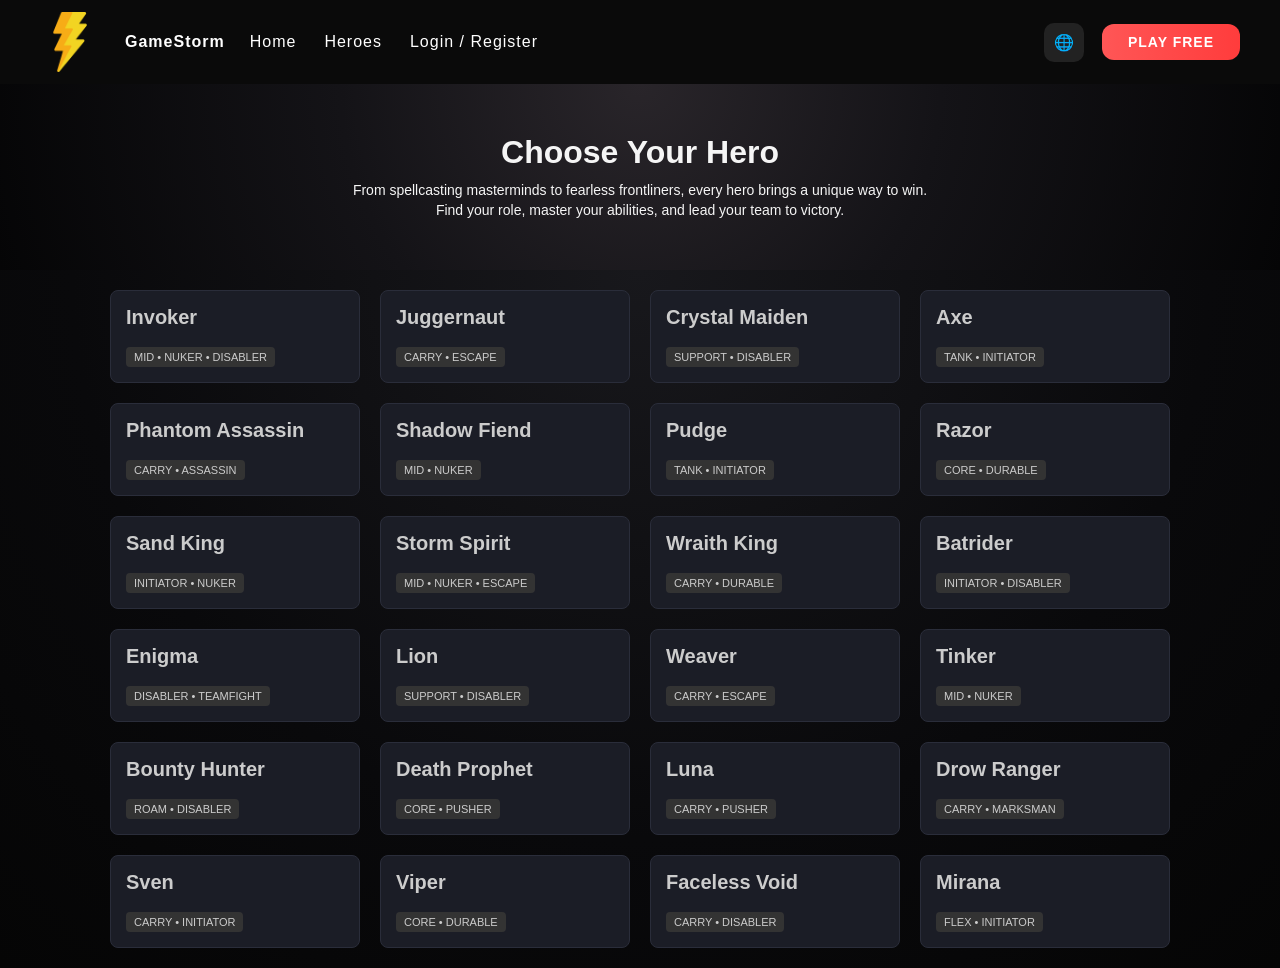
<file: heroes.html>
<!DOCTYPE html>
<html lang="en">

<head>
    <meta charset="UTF-8" />
    <title>GameStorm – Heroes</title>
    <meta name="viewport" content="width=device-width, initial-scale=1.0" />
    <link rel="stylesheet" href="style.css" />
</head>

<body>
    <nav class="navbar">
        <div class="nav-left">
            <img src="images/logo-icon.png" alt="GameStorm Logo" class="logo-icon">
            <div class="logo">GameStorm</div>

            <ul class="nav-links">
                <li><a href="index.html">Home</a></li>
                <li><a href="heroes.html">Heroes</a></li>
                <li><a href="login.html">Login / Register</a></li>
            </ul>
        </div>

        <div class="nav-right">
            <div class="icon">🌐</div>
            <button class="play-btn">PLAY FREE</button>
        </div>
    </nav>

    <section class="page-hero heroes-page">
        <div class="page-hero-content">
            <h1>Choose Your Hero</h1>
            <p>
                From spellcasting masterminds to fearless frontliners, every hero brings a unique way to win.
                Find your role, master your abilities, and lead your team to victory.
            </p>
        </div>
    </section>

    <section class="heroes-grid-section">
        <div class="heroes-grid">

            <article class="hero-card">
                <h2>Invoker</h2>
                <p class="hero-desc">Master of the elements, combining spells to control fights from any distance.</p>
                <span class="hero-tag">MID • NUKER • DISABLER</span>
            </article>

            <article class="hero-card">
                <h2>Juggernaut</h2>
                <p class="hero-desc">Swift swordsman who cuts through enemies with strong laning and deadly ultimate.
                </p>
                <span class="hero-tag">CARRY • ESCAPE</span>
            </article>

            <article class="hero-card">
                <h2>Crystal Maiden</h2>
                <p class="hero-desc">Frozen support who keeps allies supplied with mana and locks enemies in place.</p>
                <span class="hero-tag">SUPPORT • DISABLER</span>
            </article>

            <article class="hero-card">
                <h2>Axe</h2>
                <p class="hero-desc">Frontline initiator who forces enemies to fight him and punishes them for it.</p>
                <span class="hero-tag">TANK • INITIATOR</span>
            </article>

            <article class="hero-card">
                <h2>Phantom Assassin</h2>
                <p class="hero-desc">Assassin who relies on critical strikes to instantly delete key enemy heroes.</p>
                <span class="hero-tag">CARRY • ASSASSIN</span>
            </article>

            <article class="hero-card">
                <h2>Shadow Fiend</h2>
                <p class="hero-desc">Collects souls to amplify his damage, then releases them in a devastating burst.
                </p>
                <span class="hero-tag">MID • NUKER</span>
            </article>

            <article class="hero-card">
                <h2>Pudge</h2>
                <p class="hero-desc">Hooks enemies out of position and rots them down at the center of the fight.</p>
                <span class="hero-tag">TANK • INITIATOR</span>
            </article>

            <article class="hero-card">
                <h2>Razor</h2>
                <p class="hero-desc">Steals attack damage and punishes anyone who tries to fight near him.</p>
                <span class="hero-tag">CORE • DURABLE</span>
            </article>

            <article class="hero-card">
                <h2>Sand King</h2>
                <p class="hero-desc">Burrows through the ground and erupts with massive area damage in teamfights.</p>
                <span class="hero-tag">INITIATOR • NUKER</span>
            </article>

            <article class="hero-card">
                <h2>Storm Spirit</h2>
                <p class="hero-desc">Highly mobile mage who zips across the map to start fights and pick off targets.
                </p>
                <span class="hero-tag">MID • NUKER • ESCAPE</span>
            </article>

            <article class="hero-card">
                <h2>Wraith King</h2>
                <p class="hero-desc">Durable frontliner who comes back to life and leads the charge again.</p>
                <span class="hero-tag">CARRY • DURABLE</span>
            </article>

            <article class="hero-card">
                <h2>Batrider</h2>
                <p class="hero-desc">Sticky initiator who drags a key enemy out of position with his flaming lasso.</p>
                <span class="hero-tag">INITIATOR • DISABLER</span>
            </article>

            <article class="hero-card">
                <h2>Enigma</h2>
                <p class="hero-desc">Controls the battlefield with unmatched teamfight ultimate and lane pressure.</p>
                <span class="hero-tag">DISABLER • TEAMFIGHT</span>
            </article>

            <article class="hero-card">
                <h2>Lion</h2>
                <p class="hero-desc">Support with massive disables and a finger-of-death nuke to finish off enemies.</p>
                <span class="hero-tag">SUPPORT • DISABLER</span>
            </article>

            <article class="hero-card">
                <h2>Weaver</h2>
                <p class="hero-desc">Slippery damage dealer who rewinds time to escape danger or reset fights.</p>
                <span class="hero-tag">CARRY • ESCAPE</span>
            </article>

            <article class="hero-card">
                <h2>Tinker</h2>
                <p class="hero-desc">Map-wide nuker who constantly returns to base to refresh his arsenal of spells.</p>
                <span class="hero-tag">MID • NUKER</span>
            </article>

            <article class="hero-card">
                <h2>Bounty Hunter</h2>
                <p class="hero-desc">Stealthy tracker who earns extra gold for his team by hunting marked targets.</p>
                <span class="hero-tag">ROAM • DISABLER</span>
            </article>

            <article class="hero-card">
                <h2>Death Prophet</h2>
                <p class="hero-desc">Pushes towers and wins long fights with swarming spirits and life drain.</p>
                <span class="hero-tag">CORE • PUSHER</span>
            </article>

            <article class="hero-card">
                <h2>Luna</h2>
                <p class="hero-desc">Ranged carry who farms quickly with bouncing glaives and nukes enemy teams at
                    night.</p>
                <span class="hero-tag">CARRY • PUSHER</span>
            </article>

            <article class="hero-card">
                <h2>Drow Ranger</h2>
                <p class="hero-desc">Precision marksman who boosts allied ranged damage and melts armor.</p>
                <span class="hero-tag">CARRY • MARKSMAN</span>
            </article>

            <article class="hero-card">
                <h2>Sven</h2>
                <p class="hero-desc">Melee warrior who cleaves through entire teams with his empowered strength.</p>
                <span class="hero-tag">CARRY • INITIATOR</span>
            </article>

            <article class="hero-card">
                <h2>Viper</h2>
                <p class="hero-desc">Toxic laner who slows, corrodes, and zones opponents out of the fight.</p>
                <span class="hero-tag">CORE • DURABLE</span>
            </article>

            <article class="hero-card">
                <h2>Faceless Void</h2>
                <p class="hero-desc">Time-bending carry who traps everyone in a Chronosphere to decide the fight.</p>
                <span class="hero-tag">CARRY • DISABLER</span>
            </article>

            <article class="hero-card">
                <h2>Mirana</h2>
                <p class="hero-desc">Versatile archer with global invisibility and high-impact stun arrows.</p>
                <span class="hero-tag">FLEX • INITIATOR</span>
            </article>

        </div>
    </section>
    <script>
        const heroCards = document.querySelectorAll(".hero-card");

        heroCards.forEach(card => {
            const desc = card.querySelector(".hero-desc");
            desc.style.display = "none";
            card.addEventListener("click", function () {
                if (desc.style.display === "none") {
                    desc.style.display = "block";
                } else {
                    desc.style.display = "none";
                }
            });
        });
    </script>

</body>

</html>
</file>
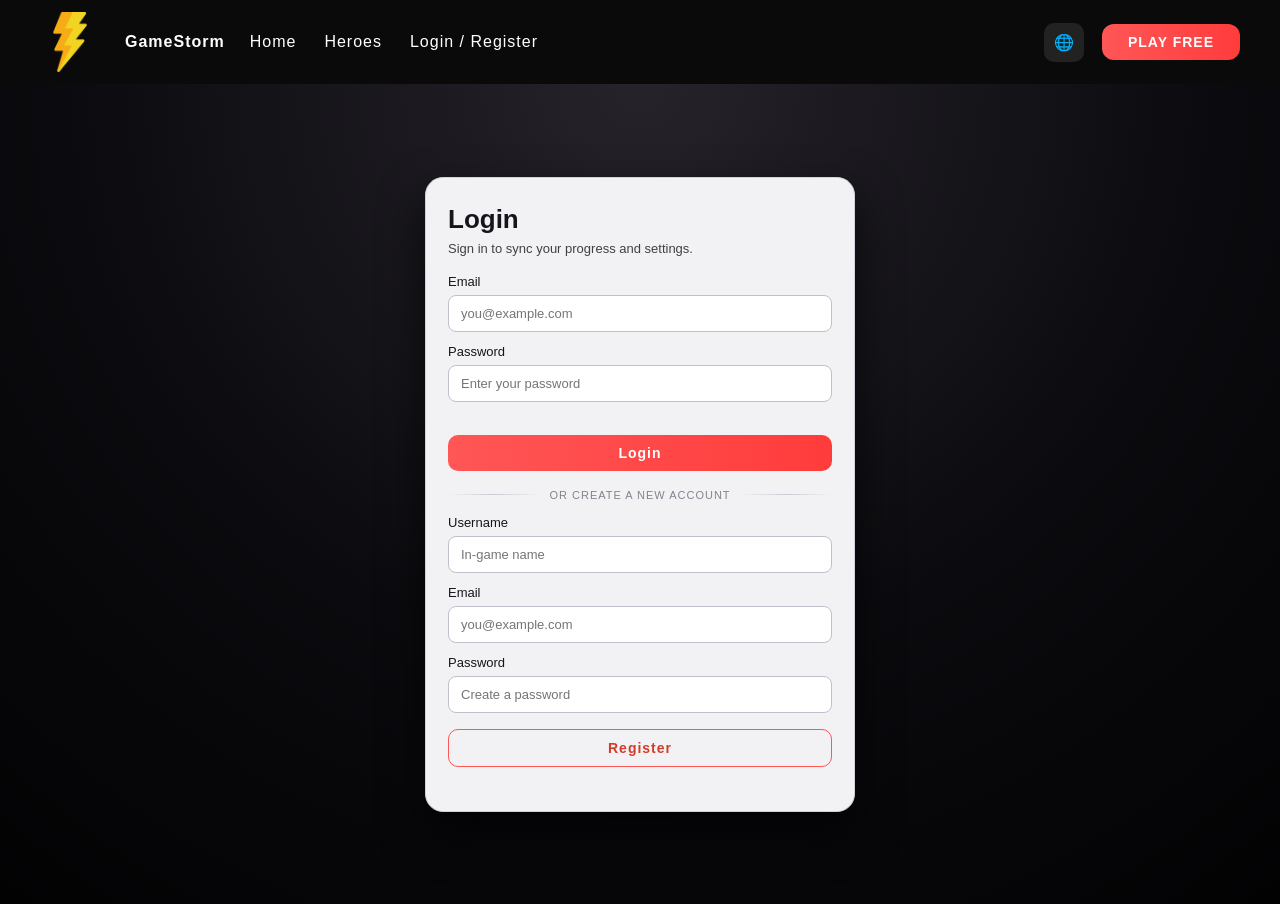
<file: login.html>
<!DOCTYPE html>
<html lang="en">

<head>
    <meta charset="UTF-8" />
    <title>GameStorm – Login / Register</title>
    <meta name="viewport" content="width=device-width, initial-scale=1.0" />
    <link rel="stylesheet" href="style.css" />
</head>

<body>
    <nav class="navbar">
        <div class="nav-left">
            <img src="images/logo-icon.png" alt="GameStorm Logo" class="logo-icon">
            <div class="logo">GameStorm</div>

            <ul class="nav-links">
                <li><a href="index.html">Home</a></li>
                <li><a href="heroes.html">Heroes</a></li>
                <li><a href="login.html">Login / Register</a></li>
            </ul>
        </div>

        <div class="nav-right">
            <div class="icon">🌐</div>
            <button class="play-btn">PLAY FREE</button>
        </div>
    </nav>

    <section class="auth-page">
        <div class="auth-card">

            <h1>Login</h1>
            <p class="auth-subtitle">Sign in to sync your progress and settings.</p>

            <form class="auth-form">
                <label>
                    Email
                    <input type="email" placeholder="you@example.com"/>
                </label>

                <label>
                    Password
                    <input type="password" placeholder="Enter your password"/>
                </label>
                <p id="login-error" style="color: red; font-size: 14px; margin-top: 5px;"></p>
                <button type="submit" class="auth-btn">Login</button>
            </form>

            <div class="auth-divider">
                <span></span>
                <p>or create a new account</p>
                <span></span>
            </div>

            <form class="auth-form">
                <label>
                    Username
                    <input type="text" placeholder="In-game name" required />
                </label>

                <label>
                    Email
                    <input type="email" placeholder="you@example.com" required />
                </label>

                <label>
                    Password
                    <input type="password" placeholder="Create a password" required />
                </label>

                <button type="submit" class="auth-btn secondary">Register</button>
            </form>

        </div>
    </section>
    <script src="login.js"></script>
</body>

</html>
</file>
<file: style.css>
* {
    margin: 0;
    padding: 0;
    box-sizing: border-box;
    font-family: Arial, sans-serif;
}

body {
    background: #111;
}

.navbar {
    position: sticky;
    width: 100%;
    padding: 12px 40px;
    background: #0a0a0a;
    display: flex;
    justify-content: space-between;
    align-items: center;
    color: white;
    top: 0;
    z-index: 1000;
}

.nav-left {
    display: flex;
    align-items: center;
    gap: 25px;
}

.logo {
    font-weight: bold;
    letter-spacing: 1px;
    cursor: pointer;
}

.logo-icon {
    height: 60px;
    width: 60px;
}

.nav-links {
    list-style: none;
    display: flex;
    gap: 28px;
}

.nav-links li a {
    color: #fff;
    text-decoration: none;
    font-size: 16px;
    letter-spacing: 1px;
    position: relative;
}

.nav-links li a::after {
    content: "";
    position: absolute;
    bottom: -5px;
    left: 0;
    width: 0;
    height: 2px;
    background: #e84855;
    transition: 0.3s;
}

.nav-links li a:hover::after {
    width: 100%;
}

.dropdown {
    position: relative;
}

.dropdown-menu {
    position: absolute;
    top: 30px;
    left: 0;
    background: #1b1b1b;
    padding: 15px 0;
    width: 180px;
    opacity: 0;
    transform: translateY(10px);
    pointer-events: none;
    transition: 0.25s ease-out;
}

.dropdown-menu li {
    list-style: none;
}

.dropdown-menu li a {
    padding: 10px 20px;
    display: block;
    font-size: 13px;
    color: #ddd;
}

.dropdown-menu li a:hover {
    background: #2c2c2c;
    color: white;
}

.dropdown:hover .dropdown-menu {
    opacity: 1;
    transform: translateY(0px);
    pointer-events: auto;
}

.nav-right {
    display: flex;
    align-items: center;
    gap: 18px;
}

.icon {
    background: #222;
    padding: 10px;
    border-radius: 10px;
    cursor: pointer;
    font-size: 16px;
}

.play-btn {
    background: linear-gradient(to right, #ff5656, #ff3c3c);
    border: none;
    padding: 10px 26px;
    border-radius: 12px;
    color: white;
    font-size: 14px;
    cursor: pointer;
    font-weight: bold;
    letter-spacing: 1px;
    transition: 0.2s;
}

.play-btn:hover {
    transform: scale(1.05);
}

.hero-section {
    position: relative;
    width: 100%;
    height: 85vh;
    overflow: hidden;
    color: #fff;
    display: flex;
    align-items: center;
    padding-left: 80px;
}

.bg-video {
    position: absolute;
    top: 0;
    left: 0;
    width: 100%;
    height: 100%;
    object-fit: cover;
    filter: brightness(70%);
    z-index: -2;
}

.overlay {
    position: absolute;
    top: 0;
    left: 0;
    width: 100%;
    height: 100%;
    background: linear-gradient(to right, rgba(0, 0, 0, 0.75), rgba(0, 0, 0, 0.2));
    z-index: -1;
}

.hero-content h1 {
    font-size: 64px;
    font-weight: 900;
    line-height: 1.1;
    margin-bottom: 10px;
    font-family: serif;
}

.author {
    font-size: 18px;
    margin-top: 10px;
    opacity: 0.9;
}

.underline {
    width: 70px;
    height: 4px;
    background: #d43c2a;
    margin-top: 15px;
    margin-bottom: 30px;
}

.play-btn-hero {
    background: transparent;
    color: white;
    border: 2px solid white;
    padding: 12px 22px;
    font-size: 20px;
    cursor: pointer;
    border-radius: 6px;
    transition: 0.3s;
    font-weight: bold;
    display: flex;
    flex-direction: column;
    width: 260px;
}

.play-btn-hero span {
    font-size: 12px;
    margin-top: 5px;
    font-weight: normal;
    opacity: 0.9;
}

.play-btn-hero:hover {
    background: rgba(255, 255, 255, 0.1);
    transform: scale(1.03);
}

.ancients-section {
    position: relative;
    width: 100%;
    height: 110vh;
    overflow: hidden;
    color: white;
    display: flex;
    align-items: flex-end;
    justify-content: center;
    padding-bottom: 80px;
}

.ancients-bg {
    position: absolute;
    top: 0;
    left: 0;
    width: 100%;
    height: 100%;
    background: url('images/ancient-bg.png') no-repeat center/cover;
    filter: brightness(55%);
    z-index: -1;
}

.ancients-content {
    text-align: center;
    max-width: 900px;
    padding: 20px;
}

.ancients-content h3 {
    font-size: 32px;
    font-weight: 700;
    letter-spacing: 2px;
}

.ancients-content h1 {
    font-size: 72px;
    font-weight: 900;
    font-family: serif;
    margin: 10px 0;
}

.underline {
    width: 60px;
    height: 4px;
    background: #cc3d2f;
    margin: 20px auto;
}

.ancients-content p {
    font-size: 18px;
    line-height: 1.7;
    opacity: 0.9;
}

.see-news-btn {
    margin-top: 35px;
    background: transparent;
    border: 2px solid white;
    padding: 14px 30px;
    font-size: 16px;
    cursor: pointer;
    border-radius: 4px;
    color: white;
    transition: 0.3s;
}

.see-news-btn:hover {
    background: rgba(255, 255, 255, 0.15);
    transform: scale(1.05);
}

.choose-section {
    position: relative;
    width: 100%;
    height: 110vh;
    overflow: hidden;
    color: white;
    display: flex;
    align-items: flex-end;
    justify-content: center;
    padding-bottom: 80px;
    margin-top: 0;
}

.choose-bg {
    position: absolute;
    top: 0;
    left: 0;
    width: 100%;
    height: 100%;
    background: url("images/poster.png") no-repeat center/cover;
    filter: brightness(55%);
    z-index: -1;
}

.choose-content {
    text-align: center;
    max-width: 900px;
    padding: 20px;
}

.choose-content h3 {
    font-size: 38px;
    font-weight: 700;
    letter-spacing: 3px;
}

.choose-content h1 {
    font-size: 82px;
    font-weight: 900;
    font-family: serif;
    margin: 10px 0 20px;
}

.choose-content p {
    font-size: 20px;
    line-height: 1.6;
    max-width: 850px;
    margin: auto;
    opacity: 0.9;
    margin-bottom: 30px;
}

.view-heroes-btn {
    background: transparent;
    border: 2px solid white;
    padding: 18px 40px;
    font-size: 18px;
    cursor: pointer;
    border-radius: 6px;
    color: white;
    transition: 0.3s ease;
    font-weight: bold;
    letter-spacing: 1px;
}

.view-heroes-btn:hover {
    background: rgba(255, 255, 255, 0.15);
    transform: scale(1.05);
}

.heroes-slider {
    width: 100%;
    background: #0a0a0a;
    padding: 40px 0;
    overflow: hidden;
}

.heroes-container {
    width: 100%;
    overflow: hidden;
}

.slide-row {
    display: flex;
    gap: 10px;
    padding: 12px 0;
    width: max-content;
}

.row1 {
    animation: slide-left 26s linear infinite;
}

.row2 {
    animation: slide-right 30s linear infinite;
}

.row3 {
    animation: slide-left 34s linear infinite;
}

.hero {
    position: relative;
    min-width: 260px;
    height: 150px;
    overflow: hidden;
    border-radius: 4px;
}

.hero img {
    width: 100%;
    height: 100%;
    object-fit: cover;
    transition: 0.3s;
    filter: brightness(70%);
}

.hero:hover img {
    transform: scale(1.08);
    filter: brightness(100%);
}

.hero span {
    position: absolute;
    bottom: 10px;
    left: 10px;
    color: #fff;
    font-weight: bold;
    font-size: 18px;
    opacity: 0;
    transition: 0.3s;
    text-shadow: 0px 0px 8px black;
}

.hero:hover span {
    opacity: 1;
}

@keyframes slide-left {
    0% {
        transform: translateX(0);
    }

    100% {
        transform: translateX(-50%);
    }
}

@keyframes slide-right {
    0% {
        transform: translateX(-50%);
    }

    100% {
        transform: translateX(0);
    }
}

.gs-footer {
    width: 100%;
    color: white;
    text-align: center;
    padding: 50px 20px;
    margin-top: 40px;
}

.gs-footer-download {
    font-size: 14px;
    letter-spacing: 1px;
    opacity: 0.9;
    margin-bottom: 25px;
}

.gs-socials {
    display: flex;
    justify-content: center;
    gap: 25px;
    margin-bottom: 30px;
}

.gs-socials img {
    width: 28px;
    height: 28px;
    opacity: 0.8;
    cursor: pointer;
    transition: 0.3s ease;
}

.gs-socials img:hover {
    opacity: 1;
    transform: scale(1.1);
}

.gs-footer-logo {
    margin: 20px 0 10px;
    display: flex;
    flex-direction: column;
    align-items: center;
    gap: 8px;
}

.gs-footer-logo img {
    width: 60px;
    opacity: 0.9;
}

.gs-footer-logo h2 {
    font-size: 20px;
    font-weight: 800;
    letter-spacing: 2px;
}

.gs-legal {
    font-size: 12px;
    opacity: 0.7;
    margin: 20px 0 30px;
    line-height: 1.6;
}

.gs-footer-links {
    display: flex;
    justify-content: center;
    gap: 25px;
    margin-bottom: 35px;
    flex-wrap: wrap;
}

.gs-footer-links a {
    color: #ccc;
    font-size: 13px;
    text-decoration: none;
    transition: 0.3s;
}

.gs-footer-links a:hover {
    color: white;
}

.gs-rating {
    display: flex;
    justify-content: center;
    gap: 18px;
}

.gs-rating img {
    width: 65px;
    height: auto;
    opacity: 0.85;
}

@media (max-width: 1200px) {
    .navbar {
        padding: 14px 24px;
    }

    .hero-section {
        padding: 0 40px;
    }

    .hero-content h1 {
        font-size: 54px;
    }

    .ancients-content h1 {
        font-size: 60px;
    }

    .choose-content h1 {
        font-size: 64px;
    }
}

@media (max-width: 992px) {
    .nav-links {
        gap: 18px;
        font-size: 13px;
    }

    .logo-icon {
        height: 50px;
        width: 50px;
    }

    .hero-section {
        padding: 40px 30px;
        align-items: flex-end;
    }

    .hero-content h1 {
        font-size: 42px;
    }

    .author {
        font-size: 16px;
    }

    .ancients-section,
    .choose-section {
        padding: 60px 24px;
        align-items: center;
    }

    .ancients-content h1 {
        font-size: 46px;
    }

    .choose-content h1 {
        font-size: 50px;
    }

    .ancients-content p,
    .choose-content p {
        font-size: 17px;
    }

    .hero {
        min-width: 220px;
        height: 140px;
    }
}

@media (max-width: 768px) {
    .navbar {
        flex-direction: column;
        align-items: flex-start;
        padding: 12px 16px;
        gap: 10px;
    }

    .nav-left {
        width: 100%;
        justify-content: space-between;
        gap: 12px;
    }

    .nav-links {
        width: 100%;
        gap: 12px;
    }

    .nav-right {
        align-self: flex-end;
        gap: 10px;
    }

    .hero-section {
        padding: 32px 18px;
        min-height: 70vh;
        align-items: flex-end;
    }

    .hero-content h1 {
        font-size: 34px;
    }

    .play-btn-hero {
        width: 220px;
        font-size: 16px;
    }

    .ancients-content h3,
    .choose-content h3 {
        font-size: 24px;
    }

    .ancients-content h1 {
        font-size: 38px;
    }

    .choose-content h1 {
        font-size: 40px;
    }

    .ancients-content p,
    .choose-content p {
        font-size: 15px;
    }

    .hero {
        min-width: 190px;
        height: 130px;
    }

    .gs-footer {
        padding: 40px 16px;
    }
}

@media (max-width: 480px) {
    .navbar {
        padding: 10px 12px;
    }

    .nav-left {
        gap: 8px;
    }

    .nav-links {
        gap: 8px;
        font-size: 11px;
    }

    .icon {
        padding: 6px;
        font-size: 13px;
    }

    .play-btn {
        padding: 8px 14px;
        font-size: 11px;
    }

    .hero-section {
        padding: 28px 14px;
        min-height: 65vh;
    }

    .hero-content h1 {
        font-size: 28px;
    }

    .underline {
        width: 50px;
        margin-top: 12px;
        margin-bottom: 22px;
    }

    .play-btn-hero {
        width: 100%;
        font-size: 15px;
    }

    .ancients-content h1 {
        font-size: 30px;
    }

    .choose-content h1 {
        font-size: 32px;
    }

    .ancients-content p,
    .choose-content p {
        font-size: 14px;
    }

    .hero {
        min-width: 160px;
        height: 115px;
    }

    .gs-footer-download {
        font-size: 12px;
    }

    .gs-footer-links a {
        font-size: 11px;
    }

    .gs-rating img {
        width: 52px;
    }
}
.page-hero {
    width: 100%;
    padding: 50px 20px;
    background: #111;
    text-align: center;
    color: #f5f5f5;
    background: radial-gradient(circle at top, #29252a 0, #141317 45%, #050506 100%);
}

.page-hero h1 {
    font-size: 32px;
    font-weight: bold;
    margin-bottom: 10px;
}

.page-hero p {
    font-size: 14px;
    max-width: 600px;
    margin: auto;
    margin-top: 8px;
    line-height: 1.4;
}
.heroes-grid-section {
    padding: 20px;
    background: radial-gradient(circle at top, #18181c 0, #09090b 60%, #050505 100%);
}

.heroes-grid {
    display: flex;
    flex-wrap: wrap;
    gap: 20px;
    justify-content: center;
}

.hero-card {
    width: 250px;
    background: #1b1d26;
    border: 1px solid #2a2d3a;
    border-radius: 8px;
    padding: 15px;
    color: #ccc;
}

.hero-card h2 {
    font-size: 20px;
    margin-bottom: 8px;
}

.hero-card p {
    font-size: 13px;
    line-height: 1.4;
    opacity: 0.85;
}

.hero-tag {
    display: inline-block;
    margin-top: 10px;
    font-size: 11px;
    padding: 4px 8px;
    background: #333;
    border-radius: 4px;
}


.hero-card:hover {
    transform: translateY(-4px);
    box-shadow: 0 18px 40px rgba(0, 0, 0, 0.7);
    border-color: rgba(232, 72, 85, 0.9);
}

/* LOGIN / REGISTER PAGE – light card on dark bg */

.auth-page {
    min-height: calc(100vh - 80px);
    display: flex;
    align-items: center;
    justify-content: center;
    padding: 70px 16px;
    background: radial-gradient(circle at top, #26232a 0, #0b0b0f 55%, #020203 100%);
}

.auth-card {
    width: 100%;
    max-width: 430px;
    background: #f2f2f5;
    /* light grey box */
    border-radius: 18px;
    padding: 26px 22px 26px;
    box-shadow: 0 20px 45px rgba(0, 0, 0, 0.7);
    border: 1px solid #d2d2dd;
    color: #15151b;
}

.auth-card h1 {
    font-size: 26px;
    margin-bottom: 6px;
}

.auth-subtitle {
    font-size: 13px;
    opacity: 0.8;
    margin-bottom: 18px;
}

.auth-form {
    display: flex;
    flex-direction: column;
    gap: 12px;
    margin-bottom: 18px;
}

.auth-form label {
    font-size: 13px;
    display: flex;
    flex-direction: column;
    gap: 6px;
    text-align: left;
}

.auth-form input {
    padding: 10px 12px;
    border-radius: 8px;
    border: 1px solid #c0c0cc;
    background: #ffffff;
    color: #111;
    font-size: 13px;
    outline: none;
}

.auth-form input:focus {
    border-color: #d43c2a;
    box-shadow: 0 0 0 1px rgba(212, 60, 42, 0.3);
}

.auth-btn {
    margin-top: 4px;
    padding: 10px 0;
    border-radius: 10px;
    border: none;
    background: linear-gradient(to right, #ff5656, #ff3c3c);
    font-weight: 700;
    font-size: 14px;
    letter-spacing: 1px;
    color: #fff;
    cursor: pointer;
    transition: transform 0.18s ease, box-shadow 0.18s ease, filter 0.18s ease;
}

.auth-btn.secondary {
    background: transparent;
    border: 1px solid #ff5656;
    color: #d43c2a;
}

.auth-btn:hover {
    transform: translateY(-1px);
    box-shadow: 0 8px 18px rgba(0, 0, 0, 0.35);
    filter: brightness(1.03);
}

.auth-divider {
    display: flex;
    align-items: center;
    gap: 10px;
    margin: 8px 0 14px;
    font-size: 11px;
    text-transform: uppercase;
    letter-spacing: 1px;
    opacity: 0.7;
    color: #555566;
}

.auth-divider span {
    flex: 1;
    height: 1px;
    background: linear-gradient(to right, transparent, #b9b9c6, transparent);
}

@media (max-width: 768px) {
    .page-hero {
        padding: 60px 16px 30px;
    }

    .page-hero h1 {
        font-size: 32px;
    }

    .page-hero p {
        font-size: 14px;
    }

    .auth-card {
        padding: 22px 16px 22px;
    }
}

@media (max-width: 480px) {
    .page-hero h1 {
        font-size: 26px;
    }

    .page-hero p {
        font-size: 13px;
    }

    .auth-card h1 {
        font-size: 22px;
    }

    .auth-form input {
        font-size: 12px;
        padding: 8px 10px;
    }

    .auth-btn {
        font-size: 13px;
    }
}
</file>
